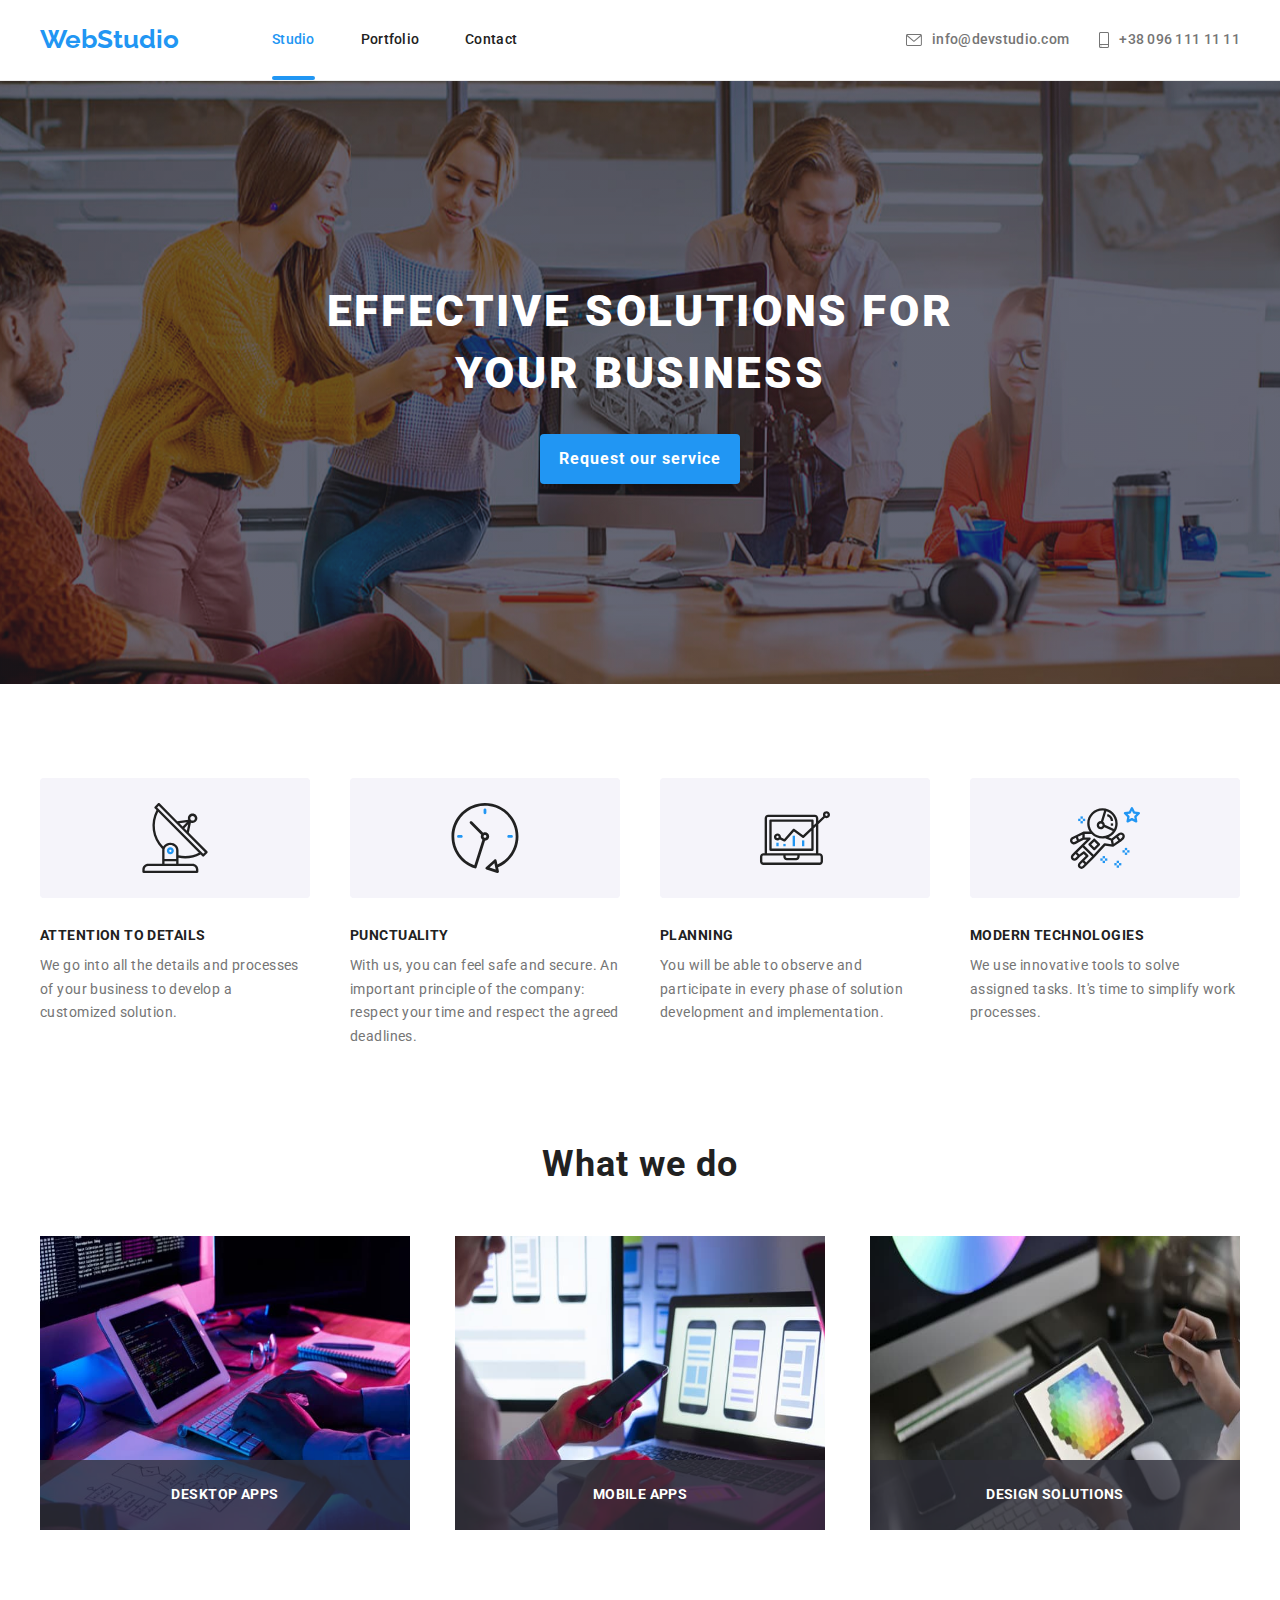
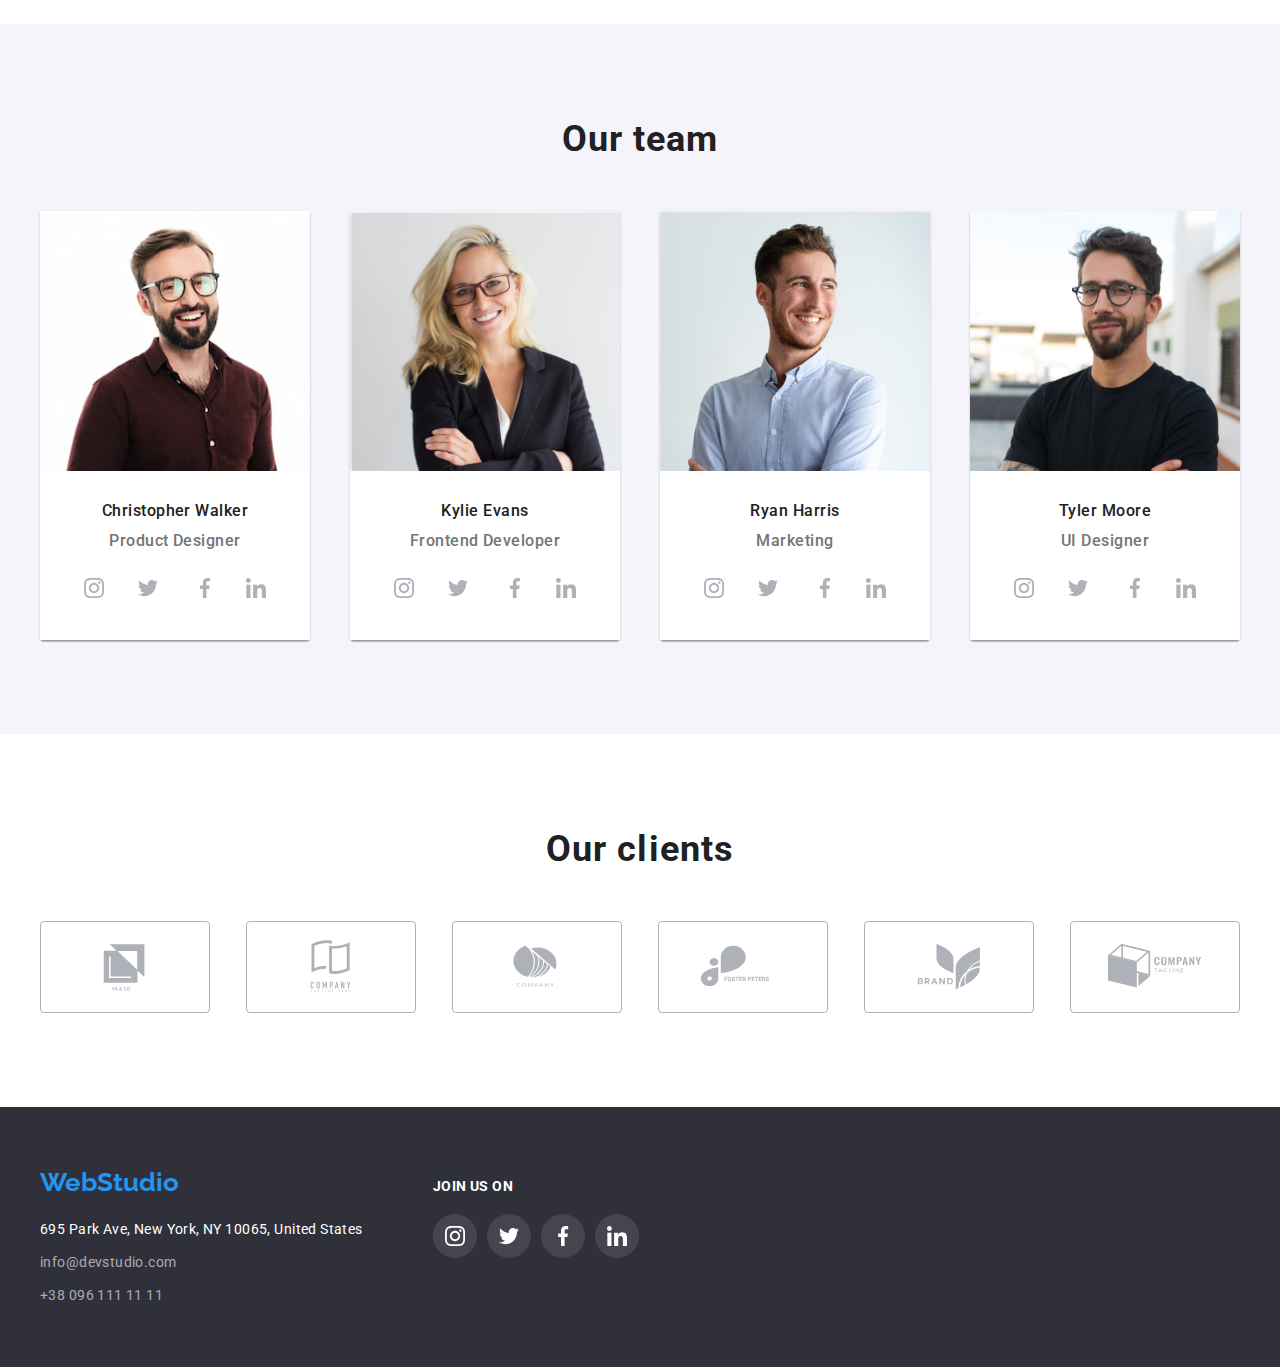
<file: index.html>
<!DOCTYPE html>
<html lang="pl">
  <head>
    <link href="css/modern-normalized.min.css" rel="stylesheet" />
    <link rel="preconnect" href="https://fonts.googleapis.com" />
    <link rel="preconnect" href="https://fonts.gstatic.com" crossorigin />
    <link
      href="https://fonts.googleapis.com/css2?family=Raleway:wght@700&family=Roboto:wght@400;500;700;900&display=swap"
      rel="stylesheet"
    />
    <meta charset="UTF-8" />
    <meta http-equiv="X-UA-Compatible" content="IE=edge" />
    <meta name="viewport" content="width=device-width, initial-scale=1.0" />
    <title>projekt na kurs</title>
    <link href="css/index.css" rel="stylesheet" />
  </head>
  <body>
    <header class="page-hdr">
      <div class="container box-header">
        <nav class="box-nav">
          <a class="logo" href="./index.html"><span>WebStudio</span></a>
          <ul class="nav-lst">
            <li>
              <a class="is-active" style="color: #2196f3" href="index.html"
                >Studio</a
              >
            </li>
            <li><a href="portfolio.html"> Portfolio</a></li>
            <li><a href="">Contact</a></li>
          </ul>
        </nav>
        <ul class="contact-lst">
          <li>
            <div class="contact-lst-icons">
              <a href="mailto:info@devstudio.com">
                <svg
                  class="contact-lst-icon"
                  xmlns="http://www.w3.org/2000/svg"
                  width="16px"
                  height="12px"
                >
                  <use href="./images/icons.svg#icon-envelope-hover-1"></use>
                </svg>
                info@devstudio.com
              </a>
            </div>
          </li>
          <li>
            <div class="contact-lst-icons">
              <a href="tel:+38 096 111 11 11"
                ><svg
                  class="contact-lst-icon"
                  xmlns="http://www.w3.org/2000/svg"
                  width="10px"
                  height="16px"
                >
                  <use href="./images/icons.svg#icon-smartphone"></use>
                </svg>
                +38 096 111 11 11</a
              >
            </div>
          </li>
        </ul>
      </div>
    </header>

    <main>
      <section class="section section-hdr">
        <div class="container">
          <h1 class="hdr-first">EFFECTIVE SOLUTIONS FOR YOUR BUSINESS</h1>
          <div class="box-btn-studio">
            <button class="btn-studio" type="button" data-modal-open>
              Request our service
            </button>
            <div class="backdrop is-hidden" data-modal>
              <div class="modal">
                <button class="close-btn" data-modal-close>&times;</button>
              </div>
            </div>
          </div>
        </div>
      </section>
      <section class="section">
        <div class="container">
          <ul class="descr-lst">
            <li>
              <div class="descr-icons">
                <svg
                  xmlns="http://www.w3.org/2000/svg"
                  width="270px"
                  height="120px"
                >
                  <use href="./images/icons.svg#icon-Group-1"></use>
                </svg>
              </div>
              <h3>ATTENTION TO DETAILS</h3>
              <p>
                We go into all the details and processes of your business to
                develop a customized solution.
              </p>
            </li>
            <li>
              <div class="descr-icons">
                <svg
                  xmlns="http://www.w3.org/2000/svg"
                  width="270px"
                  height="120px"
                >
                  <use href="./images/icons.svg#icon-Group-2"></use>
                </svg>
              </div>
              <h3>PUNCTUALITY</h3>
              <p>
                With us, you can feel safe and secure. An important principle of
                the company: respect your time and respect the agreed deadlines.
              </p>
            </li>
            <li>
              <div class="descr-icons">
                <svg
                  xmlns="http://www.w3.org/2000/svg"
                  width="270px"
                  height="120px"
                >
                  <use href="./images/icons.svg#icon-Group-3"></use>
                </svg>
              </div>
              <h3>PLANNING</h3>
              <p>
                You will be able to observe and participate in every phase of
                solution development and implementation.
              </p>
            </li>
            <li>
              <div class="descr-icons">
                <svg
                  xmlns="http://www.w3.org/2000/svg"
                  width="270px"
                  height="120px"
                >
                  <use href="./images/icons.svg#icon-Group-4"></use>
                </svg>
              </div>
              <h3>MODERN TECHNOLOGIES</h3>
              <p>
                We use innovative tools to solve assigned tasks. It's time to
                simplify work processes.
              </p>
            </li>
          </ul>
        </div>
      </section>
      <section class="section section-about">
        <div class="container">
          <h2 class="hdr-secondary">What we do</h2>
          <ul class="about-lst">
            <li>
              <img
                src="images/1.jpg"
                alt="Programer working his desk office"
                width="370"
                height="294"
              />
              <span>Desktop apps</span>
            </li>
            <li>
              <img
                src="images/2.jpg"
                alt="Web UI Designers are developing application"
                width="370"
                height="294"
              />
              <span>Mobile apps</span>
            </li>
            <li>
              <img
                src="images/3.jpg"
                alt="Creative artist web design with working colour selection graphic tablet"
                width="370"
                height="294"
              />
              <span>Design solutions</span>
            </li>
          </ul>
        </div>
      </section>
      <section class="section section-team">
        <div class="container">
          <h2 class="hdr-secondary">Our team</h2>
          <div class="box-team">
            <figure class="card-team">
              <img
                src="images/pracownik1.jpg"
                alt="Product Designer"
                width="270"
                height="260"
              />
              <figcaption class="card-team-descr">
                <span>Christopher Walker</span>
                <span class="profession">Product Designer</span>
                <div class="box-team-icons">
                  <a class="team-icons" href="#">
                    <svg
                      xmlns="http://www.w3.org/2000/svg"
                      width="20px"
                      height="20px"
                    >
                      <use href="./images/icons.svg#icon-instagram-2-1"></use>
                    </svg>
                  </a>
                  <a class="team-icons" href="#">
                    <svg
                      xmlns="http://www.w3.org/2000/svg"
                      width="20px"
                      height="20px"
                    >
                      <use href="./images/icons.svg#icon-twitter-1-1"></use>
                    </svg>
                  </a>
                  <a class="team-icons" href="#">
                    <svg
                      xmlns="http://www.w3.org/2000/svg"
                      width="20px"
                      height="20px"
                    >
                      <use href="./images/icons.svg#icon-facebook-1-1"></use>
                    </svg>
                  </a>
                  <a class="team-icons" href="#">
                    <svg
                      xmlns="http://www.w3.org/2000/svg"
                      width="20px"
                      height="20px"
                    >
                      <use href="./images/icons.svg#icon-linkedin-1-1"></use>
                    </svg>
                  </a>
                </div>
              </figcaption>
            </figure>

            <figure class="card-team">
              <img
                src="images/pracownik2.jpg"
                alt="Frontend Developer"
                width="270"
                height="260"
              />
              <figcaption class="card-team-descr">
                <span>Kylie Evans</span>
                <span class="profession">Frontend Developer</span>
                <div class="box-team-icons">
                  <a class="team-icons" href="#">
                    <svg
                      xmlns="http://www.w3.org/2000/svg"
                      width="20px"
                      height="20px"
                    >
                      <use href="./images/icons.svg#icon-instagram-2-1"></use>
                    </svg>
                  </a>
                  <a class="team-icons" href="#">
                    <svg
                      xmlns="http://www.w3.org/2000/svg"
                      width="20px"
                      height="20px"
                    >
                      <use href="./images/icons.svg#icon-twitter-1-1"></use>
                    </svg>
                  </a>
                  <a class="team-icons" href="#">
                    <svg
                      xmlns="http://www.w3.org/2000/svg"
                      width="20px"
                      height="20px"
                    >
                      <use href="./images/icons.svg#icon-facebook-1-1"></use>
                    </svg>
                  </a>
                  <a class="team-icons" href="#">
                    <svg
                      xmlns="http://www.w3.org/2000/svg"
                      width="20px"
                      height="20px"
                    >
                      <use href="./images/icons.svg#icon-linkedin-1-1"></use>
                    </svg>
                  </a>
                </div>
              </figcaption>
            </figure>

            <figure class="card-team">
              <img
                src="images/pracownik3.jpg"
                alt="Marketing"
                width="270"
                height="260"
              />
              <figcaption class="card-team-descr">
                <span>Ryan Harris</span>
                <span class="profession">Marketing</span>
                <div class="box-team-icons">
                  <a class="team-icons" href="#">
                    <svg
                      xmlns="http://www.w3.org/2000/svg"
                      width="20px"
                      height="20px"
                    >
                      <use href="./images/icons.svg#icon-instagram-2-1"></use>
                    </svg>
                  </a>
                  <a class="team-icons" href="#">
                    <svg
                      xmlns="http://www.w3.org/2000/svg"
                      width="20px"
                      height="20px"
                    >
                      <use href="./images/icons.svg#icon-twitter-1-1"></use>
                    </svg>
                  </a>
                  <a class="team-icons" href="#">
                    <svg
                      xmlns="http://www.w3.org/2000/svg"
                      width="20px"
                      height="20px"
                    >
                      <use href="./images/icons.svg#icon-facebook-1-1"></use>
                    </svg>
                  </a>
                  <a class="team-icons" href="#">
                    <svg
                      xmlns="http://www.w3.org/2000/svg"
                      width="20px"
                      height="20px"
                    >
                      <use href="./images/icons.svg#icon-linkedin-1-1"></use>
                    </svg>
                  </a>
                </div>
              </figcaption>
            </figure>

            <figure class="card-team">
              <img
                src="images/pracownik4.jpg"
                alt="UI Designer"
                width="270"
                height="260"
              />
              <figcaption class="card-team-descr">
                <span>Tyler Moore</span>
                <span class="profession">UI Designer</span>
                <div class="box-team-icons">
                  <a class="team-icons" href="#">
                    <svg
                      xmlns="http://www.w3.org/2000/svg"
                      width="20px"
                      height="20px"
                    >
                      <use href="./images/icons.svg#icon-instagram-2-1"></use>
                    </svg>
                  </a>
                  <a class="team-icons" href="#">
                    <svg
                      xmlns="http://www.w3.org/2000/svg"
                      width="20px"
                      height="20px"
                    >
                      <use href="./images/icons.svg#icon-twitter-1-1"></use>
                    </svg>
                  </a>
                  <a class="team-icons" href="#">
                    <svg
                      xmlns="http://www.w3.org/2000/svg"
                      width="20px"
                      height="20px"
                    >
                      <use href="./images/icons.svg#icon-facebook-1-1"></use>
                    </svg>
                  </a>
                  <a class="team-icons" href="#">
                    <svg
                      xmlns="http://www.w3.org/2000/svg"
                      width="20px"
                      height="20px"
                    >
                      <use href="./images/icons.svg#icon-linkedin-1-1"></use>
                    </svg>
                  </a>
                </div>
              </figcaption>
            </figure>
          </div>
        </div>
      </section>
      <section class="section">
        <h2 class="hdr-secondary">Our clients</h2>
        <div class="container box-client">
          <a class="client-icons" href="#">
            <svg xmlns="http://www.w3.org/2000/svg" width="106px" height="60px">
              <use href="./images/icons.svg#icon-Logo"></use>
            </svg>
          </a>
          <a href="#" class="client-icons">
            <svg xmlns="http://www.w3.org/2000/svg" width="106px" height="60px">
              <use href="./images/icons.svg#icon-Logo-1"></use>
            </svg>
          </a>
          <a class="client-icons" href="#">
            <svg xmlns="http://www.w3.org/2000/svg" width="106px" height="60px">
              <use href="./images/icons.svg#icon-Logo-2"></use>
            </svg>
          </a>
          <a class="client-icons" href="#">
            <svg xmlns="http://www.w3.org/2000/svg" width="106px" height="60px">
              <use href="./images/icons.svg#icon-Logo-3"></use>
            </svg>
          </a>
          <a class="client-icons" href="#">
            <svg xmlns="http://www.w3.org/2000/svg" width="106px" height="60px">
              <use href="./images/icons.svg#icon-Logo-4"></use>
            </svg>
          </a>
          <a class="client-icons" href="#">
            <svg xmlns="http://www.w3.org/2000/svg" width="106px" height="60px">
              <use href="./images/icons.svg#icon-Logo-5"></use>
            </svg>
          </a>
        </div>
      </section>
    </main>
    <footer class="section-footer">
      <div class="container box-footer">
        <div>
          <div class="box-logo">
            <a class="logo logo-dark" href="/index.html"
              ><span>WebStudio</a
            >
          </div>
          <address class="address">
            <span>695 Park Ave, New York, NY 10065, United States</span>

            <a class="address-lnk" href="mailto:info@devstudio.com"
              >info@devstudio.com</a
            >
            <a href="tel:+38 096 111 11 11">+38 096 111 11 11</a>
          </address>
        </div>

        <div>
          <span class="hdr-join">Join us on</span>
          <div class="box-join">
            <a href="#" class="join-icons">
              <svg
                xmlns="http://www.w3.org/2000/svg"
                width="20px"
                height="20px"
              >
                <use href="./images/icons.svg#icon-instagram-2-1-1"></use>
              </svg>
            </a>
            <a href="#" class="join-icons">
              <svg
                xmlns="http://www.w3.org/2000/svg"
                width="20px"
                height="20px"
              >
                <use href="./images/icons.svg#icon-twitter-1-1-1"></use>
              </svg>
            </a>
            <a href="#" class="join-icons">
              <svg
                xmlns="http://www.w3.org/2000/svg"
                width="20px"
                height="20px"
              >
                <use href="./images/icons.svg#icon-facebook-1-1-1"></use>
              </svg>
            </a>
            <a href="#" class="join-icons">
              <svg
                xmlns="http://www.w3.org/2000/svg"
                width="20px"
                height="20px"
              >
                <use href="./images/icons.svg#icon-linkedin-1-1-1"></use>
              </svg>
            </a>
          </div>
        </div>
      </div>
    </footer>

    <script src="./js/modal.js"></script>
  </body>
</html>
</file>
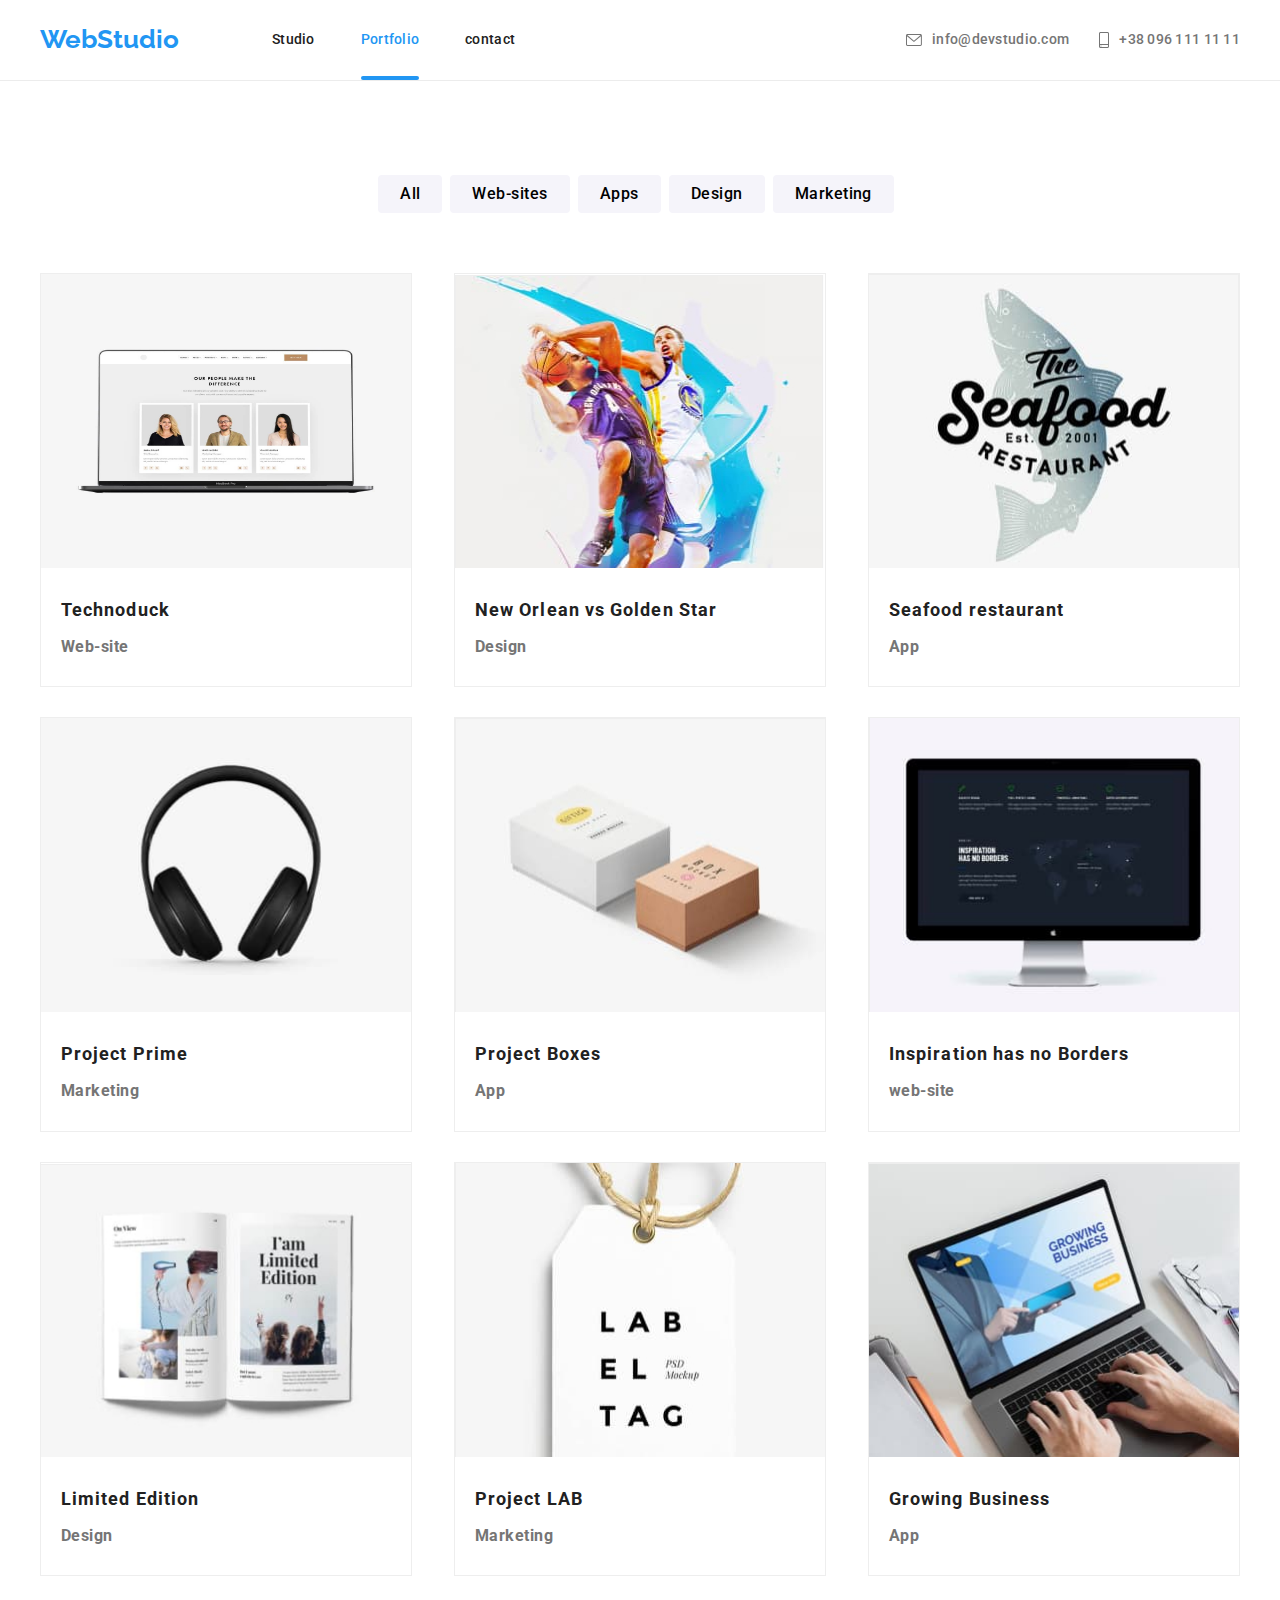
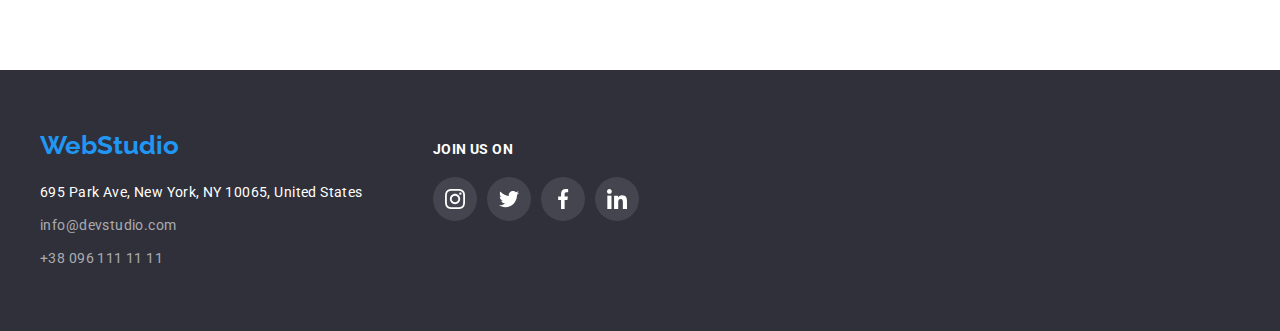
<file: portfolio.html>
<!DOCTYPE html>
<html lang="pl">
  <head>
    <link href="css/modern-normalized.min.css" rel="stylesheet" />
    <link rel="preconnect" href="https://fonts.googleapis.com" />
    <link rel="preconnect" href="https://fonts.gstatic.com" crossorigin />
    <link
      href="https://fonts.googleapis.com/css2?family=Raleway:wght@700&family=Roboto:wght@400;500;700;900&display=swap"
      rel="stylesheet"
    />
    <meta charset="UTF-8" />
    <meta http-equiv="X-UA-Compatible" content="IE=edge" />
    <meta name="viewport" content="width=device-width, initial-scale=1.0" />
    <title>projekt na kurs</title>
    <link href="css/index.css" rel="stylesheet" />
  </head>
  <body>
    <header class="page-hdr">
      <div class="container box-header">
        <nav class="box-nav">
          <a class="logo" href="./index.html"><span>WebStudio</span></a>
          <ul class="nav-lst">
            <li><a href="index.html">Studio</a></li>
            <li>
              <a class="is-active" style="color: #2196f3" href="portfolio.html">
                Portfolio</a
              >
            </li>
            <li><a href="">contact</a></li>
          </ul>
        </nav>
        <ul class="contact-lst">
          <li>
            <div class="contact-lst-icons">
              <a href="mailto:info@devstudio.com">
                <svg
                  class="contact-lst-icon"
                  xmlns="http://www.w3.org/2000/svg"
                  width="16px"
                  height="12px"
                >
                  <use href="./images/icons.svg#icon-envelope-hover-1"></use>
                </svg>
                info@devstudio.com
              </a>
            </div>
          </li>
          <li>
            <div class="contact-lst-icons">
              <a href="tel:+38 096 111 11 11"
                ><svg
                  class="contact-lst-icon"
                  xmlns="http://www.w3.org/2000/svg"
                  width="10px"
                  height="16px"
                >
                  <use href="./images/icons.svg#icon-smartphone"></use>
                </svg>
                +38 096 111 11 11</a
              >
            </div>
          </li>
        </ul>
      </div>
    </header>
    <main>
      <section class="section">
        <div class="container">
          <ul class="btns-lst-portfolio">
            <li>
              <button type="button">All</button>
            </li>
            <li>
              <button type="button">Web-sites</button>
            </li>
            <li>
              <button type="button">Apps</button>
            </li>
            <li>
              <button type="button">Design</button>
            </li>
            <li>
              <button type="button">Marketing</button>
            </li>
          </ul>
        </div>
      </section>
      <section class="section">
        <div class="container">
          <ul class="portfolio-lst">
            <li>
              <figure class="card-portfolio">
                <div class="box-overlay">
                  <img
                    src="images/laptop.jpg"
                    alt="web-site"
                    width="370"
                    height="294"
                  />
                  <div class="overlay">
                    <p>
                      Technoduck is a state-of-the-art coronavirus distribution
                      platform. Companies use this platform for digital
                      espionage and attacks on competitors' secure servers.
                    </p>
                  </div>
                </div>
                <figcaption class="card-portfolio-descr">
                  <span>Technoduck</span><span class="product">Web-site</span>
                </figcaption>
              </figure>
            </li>

            <li>
              <figure class="card-portfolio">
                <div class="box-overlay">
                  <img
                    src="images/Basketball.jpg"
                    alt="Basketball players"
                    width="370"
                    height="294"
                  />
                  <div class="overlay">
                    <p>
                      Technoduck is a state-of-the-art coronavirus distribution
                      platform. Companies use this platform for digital
                      espionage and attacks on competitors' secure servers.
                    </p>
                  </div>
                </div>
                <figcaption class="card-portfolio-descr">
                  <span>New Orlean vs Golden Star</span
                  ><span class="product">Design</span>
                </figcaption>
              </figure>
            </li>
            <li>
              <figure class="card-portfolio">
                <div class="box-overlay">
                  <img
                    src="images/SeaFood.jpg"
                    alt="restaurant logo"
                    width="370"
                    height="294"
                  />
                  <div class="overlay">
                    <p>
                      Technoduck is a state-of-the-art coronavirus distribution
                      platform. Companies use this platform for digital
                      espionage and attacks on competitors' secure servers.
                    </p>
                  </div>
                </div>
                <figcaption class="card-portfolio-descr">
                  <span>Seafood restaurant</span
                  ><span class="product">App</span>
                </figcaption>
              </figure>
            </li>
            <li>
              <figure class="card-portfolio">
                <div class="box-overlay">
                  <img
                    src="images/Headphones.jpg"
                    alt="headphones"
                    width="370"
                    height="294"
                  />
                  <div class="overlay">
                    <p>
                      Technoduck is a state-of-the-art coronavirus distribution
                      platform. Companies use this platform for digital
                      espionage and attacks on competitors' secure servers.
                    </p>
                  </div>
                </div>
                <figcaption class="card-portfolio-descr">
                  <span>Project Prime</span
                  ><span class="product">Marketing</span>
                </figcaption>
              </figure>
            </li>
            <li>
              <figure class="card-portfolio">
                <div class="box-overlay">
                  <img
                    src="images/Boxes.jpg"
                    alt="boxes"
                    width="370"
                    height="294"
                  />
                  <div class="overlay">
                    <p>
                      Technoduck is a state-of-the-art coronavirus distribution
                      platform. Companies use this platform for digital
                      espionage and attacks on competitors' secure servers.
                    </p>
                  </div>
                </div>
                <figcaption class="card-portfolio-descr">
                  <span> Project Boxes</span><span class="product">App</span>
                </figcaption>
              </figure>
            </li>
            <li>
              <figure class="card-portfolio">
                <div class="box-overlay">
                  <img
                    src="images/monitor.jpg"
                    alt="monitor with Web-site"
                    width="370"
                    height="294"
                  />
                  <div class="overlay">
                    <p>
                      Technoduck is a state-of-the-art coronavirus distribution
                      platform. Companies use this platform for digital
                      espionage and attacks on competitors' secure servers.
                    </p>
                  </div>
                </div>
                <figcaption class="card-portfolio-descr">
                  <span>Inspiration has no Borders</span
                  ><span class="product">web-site</span>
                </figcaption>
              </figure>
            </li>
            <li>
              <figure class="card-portfolio">
                <div class="box-overlay">
                  <img
                    src="images/Book.jpg"
                    alt="magazine"
                    width="370"
                    height="294"
                  />
                  <div class="overlay">
                    <p>
                      Technoduck is a state-of-the-art coronavirus distribution
                      platform. Companies use this platform for digital
                      espionage and attacks on competitors' secure servers.
                    </p>
                  </div>
                </div>
                <figcaption class="card-portfolio-descr">
                  <span>Limited Edition</span
                  ><span class="product">Design</span>
                </figcaption>
              </figure>
            </li>
            <li>
              <figure class="card-portfolio">
                <div class="box-overlay">
                  <img
                    src="images/Label.jpg"
                    alt="label"
                    width="370"
                    height="294"
                  />
                  <div class="overlay">
                    <p>
                      Technoduck is a state-of-the-art coronavirus distribution
                      platform. Companies use this platform for digital
                      espionage and attacks on competitors' secure servers.
                    </p>
                  </div>
                </div>
                <figcaption class="card-portfolio-descr">
                  <span>Project LAB</span><span class="product">Marketing</span>
                </figcaption>
              </figure>
            </li>
            <li>
              <figure class="card-portfolio">
                <div class="box-overlay">
                  <img
                    src="images/laptop2.jpg"
                    alt="apps"
                    width="370"
                    height="294"
                  />
                  <div class="overlay">
                    <p>
                      Technoduck is a state-of-the-art coronavirus distribution
                      platform. Companies use this platform for digital
                      espionage and attacks on competitors' secure servers.
                    </p>
                  </div>
                </div>
                <figcaption class="card-portfolio-descr">
                  <span>Growing Business</span><span class="product">App</span>
                </figcaption>
              </figure>
            </li>
          </ul>
        </div>
      </section>
    </main>
    <footer class="section-footer">
      <div class="container box-footer">
        <div>
          <div class="box-logo">
            <a class="logo logo-dark" href="/index.html"
              ><span>WebStudio</a
            >
          </div>
          <address class="address">
            <span>695 Park Ave, New York, NY 10065, United States</span>

            <a class="address-lnk" href="mailto:info@devstudio.com"
              >info@devstudio.com</a
            >
            <a href="tel:+38 096 111 11 11">+38 096 111 11 11</a>
          </address>
        </div>

        <div>
          <span class="hdr-join">Join us on</span>
          <div class="box-join">
            <a href="#" class="join-icons">
              <svg
                xmlns="http://www.w3.org/2000/svg"
                width="20px"
                height="20px"
              >
                <use href="./images/icons.svg#icon-instagram-2-1-1"></use>
              </svg>
            </a>
            <a href="#" class="join-icons">
              <svg
                xmlns="http://www.w3.org/2000/svg"
                width="20px"
                height="20px"
              >
                <use href="./images/icons.svg#icon-twitter-1-1-1"></use>
              </svg>
            </a>
            <a href="#" class="join-icons">
              <svg
                xmlns="http://www.w3.org/2000/svg"
                width="20px"
                height="20px"
              >
                <use href="./images/icons.svg#icon-facebook-1-1-1"></use>
              </svg>
            </a>
            <a href="#" class="join-icons">
              <svg
                xmlns="http://www.w3.org/2000/svg"
                width="20px"
                height="20px"
              >
                <use href="./images/icons.svg#icon-linkedin-1-1-1"></use>
              </svg>
            </a>
          </div>
        </div>
      </div>
    </footer>

    <script src="./js/modal.js"></script>
  </body>
</html>
</file>
<file: css/index.css>
:root {
  --text-grey: #757575;
  --button-grey: #f5f4fa;
  --button-blue: #2196f3;
  --background-gray: #f5f4fa;
  --background-dark-grey: #2f303a;
  --logo-blue: #2196f3;
  --background-light-grey: #f5f4fa;
}
body {
  font-family: "Roboto", sans-serif;
  color: #212121;
}
.container {
  width: 1200px;
  margin: 0 auto;
}
.section {
  padding: 94px 15px;
}
h1,
h2,
h3,
p,
ul,
.card-team,
.card-portfolio {
  margin: 0;
  padding: 0;
}
.nav-lst,
.contact-lst,
.descr-lst,
.about-lst,
.btns-lst-portfolio,
.portfolio-lst {
  list-style: none;
}

.logo {
  font-family: "Raleway", sans-serif;
  font-size: 26px;
  font-weight: 700;
  color: #000;
  line-height: 1.2;
  text-decoration: none;
  padding-right: 93px;
}
.box-header {
  display: flex;
  justify-content: space-between;
  padding: 24px 0 25px;
  position: relative;
}
.page-hdr {
  border-bottom: 1px solid #ececec;
}
.box-nav {
  display: flex;
}
.nav-lst {
  display: flex;
  align-items: center;
}
.nav-lst li:not(:last-child) {
  padding-right: 46px;
}
.contact-lst {
  display: flex;
  align-items: center;
}
.contact-lst li:not(:first-child) {
  padding-left: 30px;
}
.logo span {
  color: var(--logo-blue);
}
.logo-dark {
  color: #fff;
}
.nav-lst a,
.contact-lst a {
  font-size: 14px;
  font-weight: 500;
  line-height: 1.1;
  letter-spacing: 0.02em;
  text-decoration: none;
  color: inherit;
  transition-property: color;
  transition-duration: 250ms;
  transition-timing-function: cubic-bezier(0.4, 0, 0.2, 1);
}
.contact-lst a {
  color: #757575;
}

.nav-lst a:hover,
.nav-lst a:focus,
.contact-lst a:hover,
.contact-lst a:focus {
  color: var(--button-blue);
}
.nav-lst a:hover::after,
.nav-lst a:focus::after {
  content: "";
  display: flex;
  justify-content: center;
  position: absolute;
  top: 45px;
  width: 100%;
  height: 4px;
  border-radius: 2px;
  background-color: var(--button-blue);
}

.contact-lst-icons {
  display: flex;
  fill: currentColor;
}
.contact-lst-icons a {
  display: flex;
  align-items: center;
}
.contact-lst-icon {
  margin-right: 10px;
}
.nav-lst a {
  position: relative;
}
.is-active::after {
  content: "";
  display: flex;
  justify-content: center;
  position: absolute;
  top: 45px;
  width: 100%;
  height: 4px;
  border-radius: 2px;
  background-color: var(--button-blue);
}

.nav-lst a:hover,
.nav-lst a:focus .is-active::after:hover {
  border: 2px solid red;
}

.backdrop {
  display: flex;
  position: fixed;
  top: 0;
  left: 0;
  bottom: 0;
  right: 0;
  z-index: 1;
  background-color: rgba(0, 0, 0, 0.2);
  transition: visibility 250ms cubic-bezier(0.4, 0, 0.2, 1),
    opacity 250ms cubic-bezier(0.4, 0, 0.2, 1);
}
.modal {
  position: relative;
  width: 528px;
  min-height: 581px;
  background-color: #fff;
  box-shadow: 0px 1px 3px rgba(0, 0, 0, 0.12), 0px 1px 1px rgba(0, 0, 0, 0.14),
    0px 2px 1px rgba(0, 0, 0, 0.2);
  border-radius: 4px;
  margin: auto;
  display: flex;
}

.is-hidden {
  pointer-events: none;
  visibility: hidden;
  opacity: 0;
}
.close-btn {
  margin-top: 8px;
  margin-right: 8px;
  margin-left: auto;
  width: 30px;
  height: 30px;
  background-color: inherit;
  border-radius: 50%;
  border: 1px solid rgba(0, 0, 0, 0.1);
  cursor: pointer;
  font-size: 24px;
  line-height: 0.9;
}

.section-hdr {
  background-color: var(--background-dark-grey);
  background-image: linear-gradient(
      rgba(47, 48, 58, 0.4),
      rgba(47, 48, 58, 0.4)
    ),
    url(../images/Header.jpg);
  background-position: center;
  background-repeat: no-repeat;
}
.hdr-first {
  font-size: 44px;
  font-weight: 900;
  line-height: 1.4;
  letter-spacing: 0.06em;
  color: #fff;
  text-transform: uppercase;
  width: 696px;
  text-align: center;
  margin: 0 auto;
  padding-top: 106px;
}
.btn-studio {
  font-size: 16px;
  font-weight: 700;
  line-height: 1.4;
  letter-spacing: 0.06em;
  width: 200px;
  height: 50px;
  background-color: var(--button-blue);
  border-radius: 4px;
  color: #fff;
  box-shadow: 0px 4px 4px rgba(0, 0, 0, 0.15);
  cursor: pointer;
  outline: none;
  border: none;
  border-radius: 4px;
  display: flex;
  align-items: center;
  justify-content: center;
  margin: 30px auto 0;
  transition-property: box-shadow;
  transition-duration: 250ms;
  transition-timing-function: cubic-bezier(0.19, 1, 0.22, 1);
}
.btn-studio:hover {
  box-shadow: 0px 0px 12px -1px rgba(37, 32, 119, 0.99) inset;
  -webkit-box-shadow: 0px 0px 12px -1px rgba(37, 32, 119, 0.99) inset;
  -moz-box-shadow: 0px 0px 12px -1px rgba(37, 32, 119, 0.99) inset;
}
.box-btn-studio {
  padding-bottom: 106px;
}
.btns-lst-portfolio button {
  font-family: "Roboto", sans-serif;
  font-size: 16px;
  font-weight: 500;
  line-height: 1.6;
  letter-spacing: 0.03em;
  background-color: var(--button-grey);
  cursor: pointer;
  outline: none;
  border: none;
  border-radius: 4px;
  padding: 6px 22px;
  transition-property: color, background-color, box-shadow;
  transition-duration: 250ms;
  transition-timing-function: cubic-bezier(0.4, 0, 0.2, 1);
}
button {
  font-weight: 900;
}
.btns-lst-portfolio button:hover,
.btns-lst-portfolio button:focus {
  background-color: var(--button-blue);
  color: #fff;
  box-shadow: 0px 3px 1px rgba(0, 0, 0, 0.1), 0px 1px 2px rgba(0, 0, 0, 0.08),
    0px 2px 2px rgba(0, 0, 0, 0.12);
  cursor: pointer;
}
.btns-lst-portfolio {
  display: flex;
  justify-content: center;
}
.btns-lst-portfolio button:not(last-child) {
  margin-right: 8px;
}
.descr-lst {
  display: flex;
  justify-content: space-between;
  gap: 40px;
}

.descr-lst p {
  padding-top: 10px;
}
.descr-lst h3 {
  font-size: 14px;
  font-weight: 700;
  line-height: 1.1;
  letter-spacing: 0.03em;
  text-transform: uppercase;
}
.descr-lst p {
  font-size: 14px;
  line-height: 1.7;
  letter-spacing: 0.03em;
  color: var(--text-grey);
}
.descr-icons {
  width: 270px;
  height: 120px;
  background-color: #f5f4fa;
  border-radius: 4px;
  margin-bottom: 30px;
  display: flex;
  align-items: center;
  justify-content: center;
}
.section-about {
  margin-top: -94px;
}
.about-lst {
  display: flex;
  justify-content: space-between;
  padding-top: 50px;
  gap: 45px;
}

.about-lst img {
  display: block;
}
.about-lst {
  position: relative;
}
.about-lst span {
  font-size: 14px;
  font-weight: 700;
  line-height: 1.1;
  letter-spacing: 0.03em;
  color: #fff;
  text-transform: uppercase;
  width: 370px;
  height: 70px;
  background-color: rgba(47, 48, 58, 0.8);
  display: flex;
  justify-content: center;
  align-items: center;
  position: absolute;
  bottom: 0;
}

.box-team {
  display: flex;
  gap: 40px;
  justify-content: space-between;
  padding-top: 50px;
}

.card-team {
  box-shadow: 0px 1px 3px rgba(0, 0, 0, 0.12), 0px 1px 1px rgba(0, 0, 0, 0.14),
    0px 2px 1px rgba(0, 0, 0, 0.2);
  border-radius: 0px 0px 4px 4px;
  display: flex;
  flex-direction: column;
}
.card-team-descr {
  font-size: 16px;
  font-weight: 500;
  line-height: 1.2;
  letter-spacing: 0.03em;
  background-color: #fff;
  display: flex;
  flex-direction: column;
  align-items: center;
  padding: 30px 0;
}

.section-team {
  background-color: var(--background-light-grey);
}
.box-team-icons {
  width: 206px;
  display: flex;
  justify-content: space-between;
  margin-top: 16px;
}
.team-icons {
  width: 44px;
  height: 44px;
  border-radius: 50%;
  fill: #afb1b8;
  display: flex;
  align-items: center;
  justify-content: center;
  transition-property: fill, background-color;
  transition-duration: 250ms;
  transition-timing-function: cubic-bezier(0.4, 0, 0.2, 1);
}

.team-icons:hover,
.team-icons:focus {
  background-color: #2196f3;
  fill: #fff;
  cursor: pointer;
}
.hdr-secondary {
  font-size: 36px;
  font-weight: 700;
  line-height: 1.2;
  letter-spacing: 0.03em;
  text-align: center;
}
.profession {
  font-size: 16px;
  line-height: 1.2;
  letter-spacing: 0.03em;
  color: var(--text-grey);
  padding-top: 10px;
}

.product {
  font-size: 16px;
  line-height: 1.9;
  letter-spacing: 0.03em;
  color: var(--text-grey);
  padding-top: 4px;
}

.portfolio-lst {
  display: flex;
  flex-wrap: wrap;
  gap: 30px;
  justify-content: space-between;
  margin-top: -128px;
}

.card-portfolio {
  border: 1px solid #eeeeee;
}
.box-overlay {
  position: relative;
  display: flex;
  flex-direction: column;
  transition-property: box-shadow;
  transition-duration: 250ms;
  transition-timing-function: cubic-bezier(0.4, 0, 0.2, 1);
  overflow: hidden;
}
.overlay {
  position: absolute;
  top: 0;
  left: 0;
  width: 100%;
  height: 100%;
  background-color: rgba(33, 150, 243, 0.9);
  transform: translateY(294px);
  transition: transform 150ms ease-in-out;
}

.overlay p {
  font-size: 18px;
  line-height: 1.5;
  letter-spacing: 0.03em;
  color: #fff;
  text-align: left;
  padding: 49px 24px;
}
.card-portfolio:hover .overlay {
  transform: translateY(0);
}
.card-portfolio:hover,
.card-portfolio:focus {
  box-shadow: 0px 1px 1px rgba(0, 0, 0, 0.12), 0px 4px 4px rgba(0, 0, 0, 0.06),
    1px 4px 6px rgba(0, 0, 0, 0.16);
  cursor: pointer;
}
.card-portfolio-descr {
  font-size: 18px;
  font-weight: 700;
  line-height: 2;
  letter-spacing: 0.06em;
  background-color: #fff;
  display: flex;
  flex-direction: column;
  padding: 24px 20px;
}
.box-client {
  display: flex;
  justify-content: space-between;
}
.client-icons {
  width: 170px;
  height: 92px;
  border: 1px solid #afb1b8;
  border-radius: 4px;
  display: flex;
  align-items: center;
  justify-content: center;
  margin-top: 50px;
  fill: #afb1b8;
  transition-property: fill;
  transition-duration: 250ms;
  transition-timing-function: cubic-bezier(0.4, 0, 0.2, 1);
}
.client-icons:hover,
.client-icons:focus {
  fill: var(--button-blue);
  border: 1px solid var(--button-blue);
  cursor: pointer;
}

.section-footer {
  background-color: var(--background-dark-grey);
}

.address a,
.address span {
  font-size: 14px;
  line-height: 1.7;
  letter-spacing: 0.03em;
  text-decoration: none;
  color: #fff;
  font-style: normal;
}
.address .address-lnk {
  color: rgba(255, 255, 255, 0.6);
  text-decoration: none;
}

.address a {
  color: rgba(255, 255, 255, 0.6);
  display: flex;
  transition-property: color;
  transition-duration: 250ms;
  transition-timing-function: cubic-bezier(0.4, 0, 0.2, 1);
}

.address a:hover,
.address a:focus {
  color: var(--button-blue);
}
.box-logo {
  padding-top: 60px;
}
.address {
  padding-top: 20px;
  padding-bottom: 60px;
}
.address a {
  padding-top: 9px;
}

.hdr-join {
  font-weight: 700;
  font-size: 14px;
  line-height: 1.1;
  letter-spacing: 0.03em;
  text-transform: uppercase;
  color: #fff;
  display: flex;
  margin-top: 72px;
  margin-left: 70px;
}
.box-join {
  width: 206px;
  display: flex;
  justify-content: space-between;
  fill: #fff;
  padding-top: 20px;
  margin-left: 70px;
}
.join-icons {
  width: 44px;
  height: 44px;
  border-radius: 50%;
  background-color: rgba(255, 255, 255, 0.1);
  display: flex;
  align-items: center;
  justify-content: center;
  transition-property: background-color;
  transition-duration: 250ms;
  transition-timing-function: cubic-bezier(0.4, 0, 0.2, 1);
}
.join-icons:hover,
.join-icons:focus {
  background-color: var(--button-blue);
  cursor: pointer;
}
.box-footer {
  display: flex;
}
</file>
<file: css/modern-normalized.min.css>
/**
 * Minified by jsDelivr using clean-css v4.2.3.
 * Original file: /npm/modern-normalize@1.1.0/modern-normalize.css
 *
 * Do NOT use SRI with dynamically generated files! More information: https://www.jsdelivr.com/using-sri-with-dynamic-files
 */
/*! modern-normalize v1.1.0 | MIT License | https://github.com/sindresorhus/modern-normalize */
*,
::after,
::before {
  box-sizing: border-box;
}
html {
  -moz-tab-size: 4;
  tab-size: 4;
}
html {
  line-height: 1.15;
  -webkit-text-size-adjust: 100%;
}
body {
  margin: 0;
}
body {
  font-family: system-ui, -apple-system, "Segoe UI", Roboto, Helvetica, Arial,
    sans-serif, "Apple Color Emoji", "Segoe UI Emoji";
}
hr {
  height: 0;
  color: inherit;
}
abbr[title] {
  text-decoration: underline dotted;
}
b,
strong {
  font-weight: bolder;
}
code,
kbd,
pre,
samp {
  font-family: ui-monospace, SFMono-Regular, Consolas, "Liberation Mono", Menlo,
    monospace;
  font-size: 1em;
}
small {
  font-size: 80%;
}
sub,
sup {
  font-size: 75%;
  line-height: 0;
  position: relative;
  vertical-align: baseline;
}
sub {
  bottom: -0.25em;
}
sup {
  top: -0.5em;
}
table {
  text-indent: 0;
  border-color: inherit;
}
button,
input,
optgroup,
select,
textarea {
  font-family: inherit;
  font-size: 100%;
  line-height: 1.15;
  margin: 0;
}
button,
select {
  text-transform: none;
}
[type="button"],
[type="reset"],
[type="submit"],
button {
  -webkit-appearance: button;
}
::-moz-focus-inner {
  border-style: none;
  padding: 0;
}
:-moz-focusring {
  outline: 1px dotted ButtonText;
}
:-moz-ui-invalid {
  box-shadow: none;
}
legend {
  padding: 0;
}
progress {
  vertical-align: baseline;
}
::-webkit-inner-spin-button,
::-webkit-outer-spin-button {
  height: auto;
}
[type="search"] {
  -webkit-appearance: textfield;
  outline-offset: -2px;
}
::-webkit-search-decoration {
  -webkit-appearance: none;
}
::-webkit-file-upload-button {
  -webkit-appearance: button;
  font: inherit;
}
summary {
  display: list-item;
}
/*# sourceMappingURL=/sm/b8ae781793ee4eb86edef3f2a2ac43a5575d063ed8cd287d7553f9f1b2776616.map */
</file>
